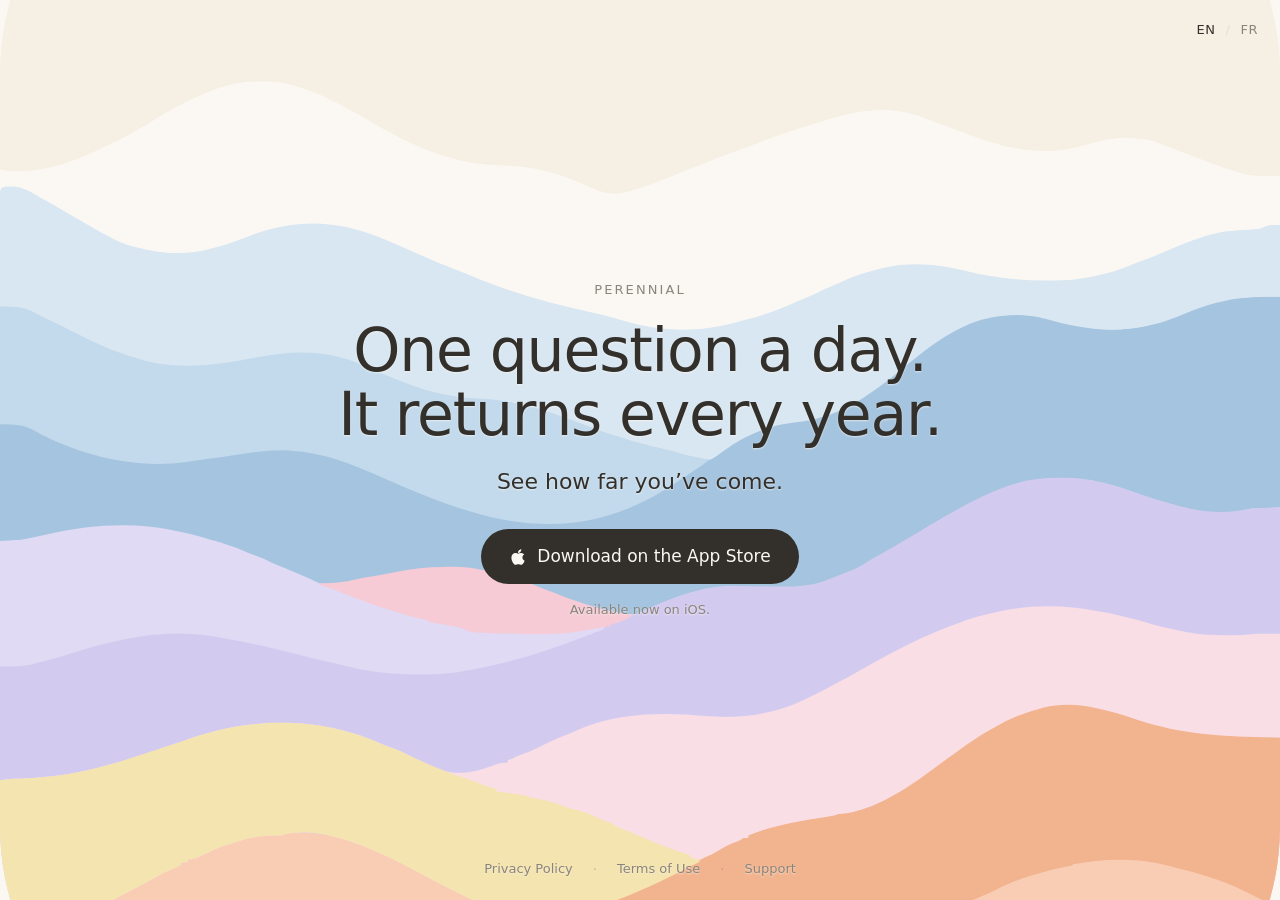
<file: index.html>
<!doctype html>
<html lang="en">
<head>
  <meta charset="utf-8" />
  <meta name="viewport" content="width=device-width, initial-scale=1" />
  <title>Perennial</title>
  <meta name="description" content="One question a day. It returns every year. See how far you've come." />
  <meta name="theme-color" content="#FBF8F3" />
  <link rel="icon" href="assets/strata.svg" type="image/svg+xml" />
  <link rel="stylesheet" href="styles.css" />
  <script>try{var l=localStorage.getItem('perennial-lang');document.documentElement.lang=(l==='fr'||l==='en')?l:'en';}catch(e){document.documentElement.lang='en';}</script>
</head>
<body>
  <div class="langswitch" role="group" aria-label="Language">
    <button type="button" data-setlang="en">EN</button>
    <span class="sep" aria-hidden="true">/</span>
    <button type="button" data-setlang="fr">FR</button>
  </div>

  <main class="hero">
    <img class="hero__strata" src="assets/strata.svg" alt="" aria-hidden="true" />

    <div class="hero__content">
      <p class="hero__overline">Perennial</p>
      <h1 class="hero__title">
        <span class="lang-en">One question a day.<br />It returns every year.</span>
        <span class="lang-fr">Chaque jour, une question.<br />Elle revient chaque année.</span>
      </h1>
      <p class="hero__tagline">
        <span class="lang-en">See how far you’ve come.</span>
        <span class="lang-fr">Mesure le chemin parcouru.</span>
      </p>

      <a class="btn-appstore" href="https://apps.apple.com/app/perennial-guided-journaling/id6799757612" target="_blank" rel="noopener" aria-label="Download on the App Store">
        <svg viewBox="0 0 384 512" aria-hidden="true"><path d="M318.7 268.7c-.2-36.7 16.4-64.4 50-84.8-18.8-26.9-47.2-41.7-84.7-44.6-35.5-2.8-74.3 20.7-88.5 20.7-15 0-49.4-19.7-76.4-19.7C63.3 141.2 4 184.8 4 273.5q0 39.3 14.4 81.2c12.8 36.7 59 126.7 107.2 125.2 25.2-.6 43-17.9 75.8-17.9 31.8 0 48.3 17.9 76.4 17.9 48.6-.7 90.4-82.5 102.6-119.3-65.2-30.7-61.7-90-61.7-91.9zm-56.6-164.2c27.3-32.4 24.8-61.9 24-72.5-24.1 1.4-52 16.4-67.9 34.9-17.5 19.8-27.8 44.3-25.6 71.9 26.1 2 49.9-11.4 69.5-34.3z"/></svg>
        <span class="lang-en">Download on the App Store</span>
        <span class="lang-fr">Télécharger sur l’App Store</span>
      </a>

      <p class="hero__note">
        <span class="lang-en">Available now on iOS.</span>
        <span class="lang-fr">Disponible dès maintenant sur iOS.</span>
      </p>
    </div>

    <nav class="hero__links" aria-label="Legal">
      <a href="privacy.html">
        <span class="lang-en">Privacy Policy</span>
        <span class="lang-fr">Politique de confidentialité</span>
      </a>
      <span class="sep" aria-hidden="true">·</span>
      <a href="terms.html">
        <span class="lang-en">Terms of Use</span>
        <span class="lang-fr">Conditions d’utilisation</span>
      </a>
      <span class="sep" aria-hidden="true">·</span>
      <a href="support.html">
        <span class="lang-en">Support</span>
        <span class="lang-fr">Assistance</span>
      </a>
    </nav>
  </main>

  <script src="assets/lang.js"></script>
</body>
</html>
</file>
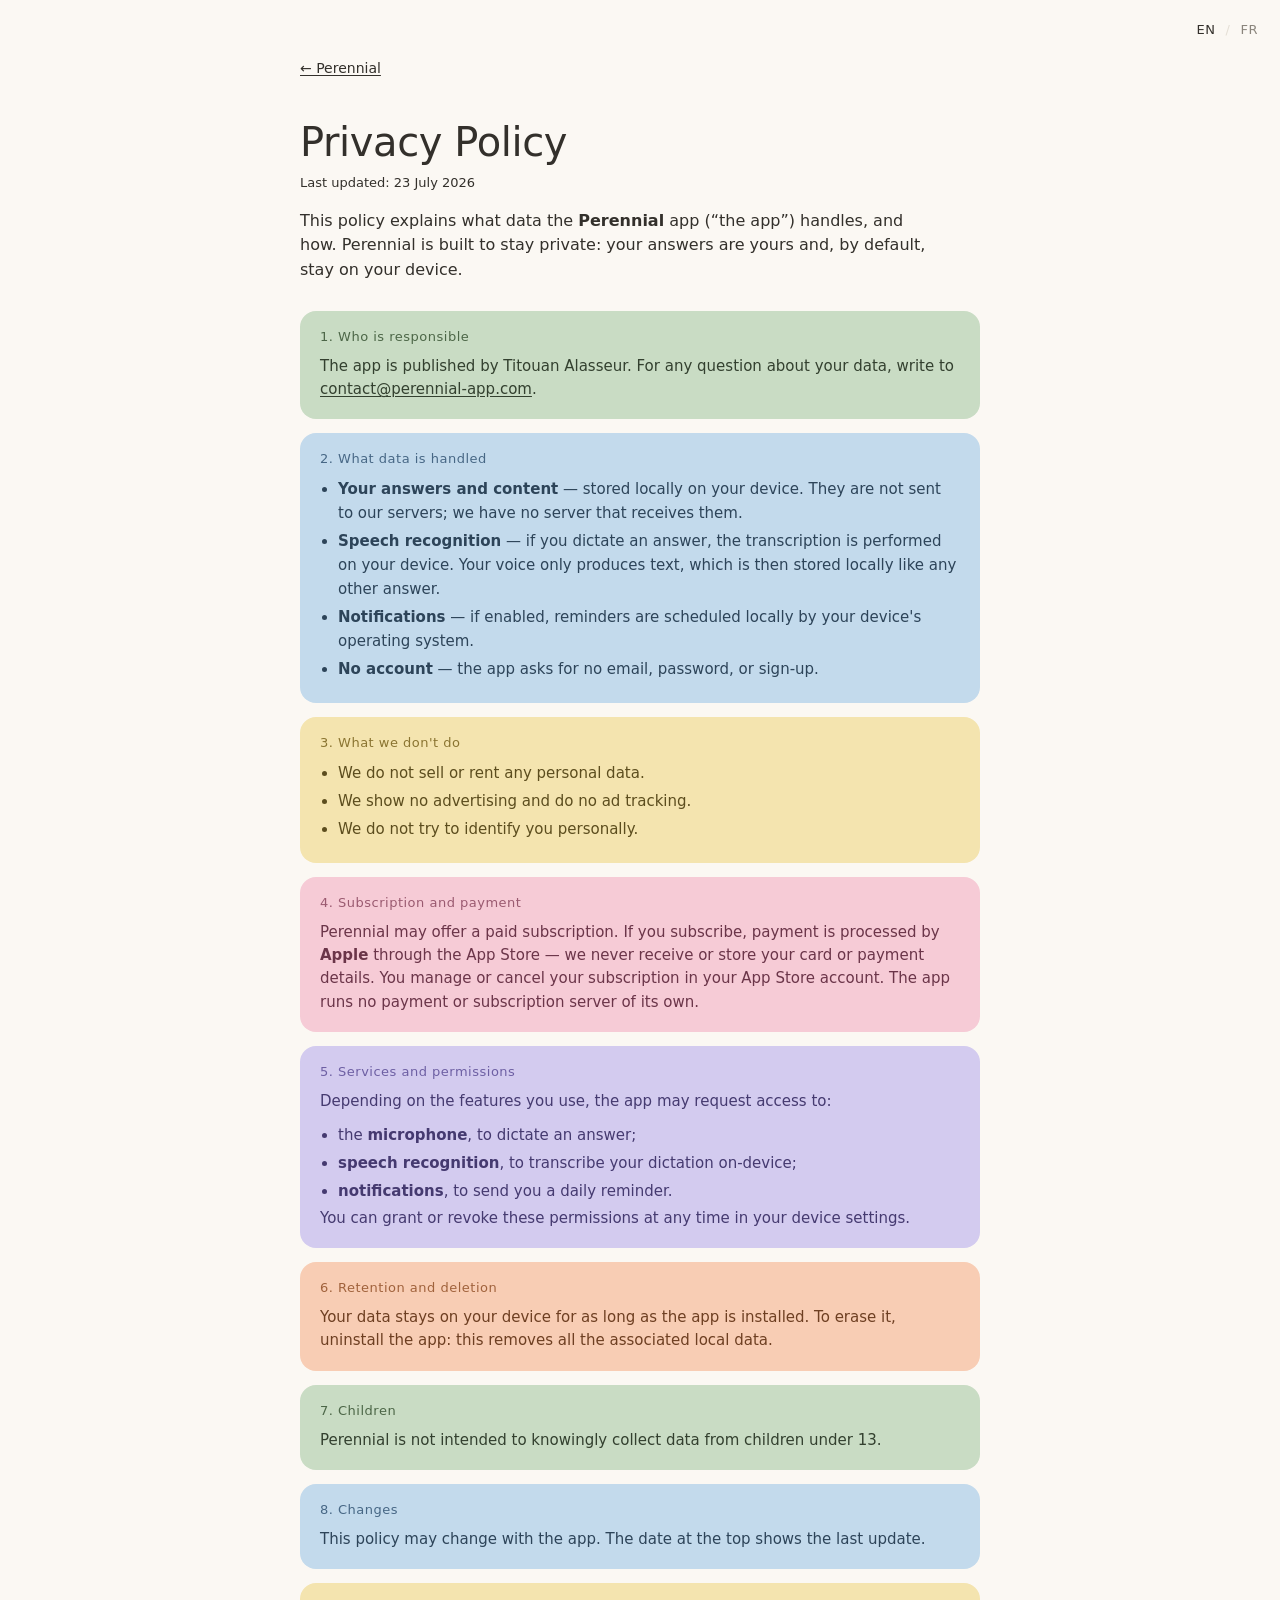
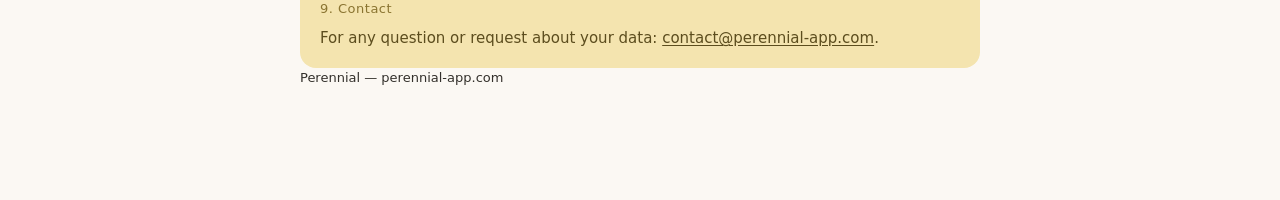
<file: privacy.html>
<!doctype html>
<html lang="en">
<head>
  <meta charset="utf-8" />
  <meta name="viewport" content="width=device-width, initial-scale=1" />
  <title>Privacy Policy — Perennial</title>
  <meta name="description" content="Privacy Policy for the Perennial app." />
  <meta name="robots" content="noindex, nofollow" />
  <meta name="theme-color" content="#FBF8F3" />
  <link rel="icon" href="assets/strata.svg" type="image/svg+xml" />
  <link rel="stylesheet" href="styles.css" />
  <script>try{var l=localStorage.getItem('perennial-lang');document.documentElement.lang=(l==='fr'||l==='en')?l:'en';}catch(e){document.documentElement.lang='en';}</script>
</head>
<body>
  <div class="langswitch" role="group" aria-label="Language">
    <button type="button" data-setlang="en">EN</button>
    <span class="sep" aria-hidden="true">/</span>
    <button type="button" data-setlang="fr">FR</button>
  </div>

  <article class="doc">
    <a class="doc__back" href="index.html">← Perennial</a>

    <!-- ─────────── ENGLISH ─────────── -->
    <div class="lang-en">
      <h1>Privacy Policy</h1>
      <p class="doc__updated">Last updated: 23 July 2026</p>

      <p class="lead">
        This policy explains what data the <strong>Perennial</strong> app (“the app”)
        handles, and how. Perennial is built to stay private: your answers are yours
        and, by default, stay on your device.
      </p>

      <div class="cards">
        <section class="card h-sage">
          <h2>1. Who is responsible</h2>
          <p>The app is published by Titouan Alasseur. For any question about your data,
            write to <a href="mailto:contact@perennial-app.com">contact@perennial-app.com</a>.</p>
        </section>

        <section class="card h-sky">
          <h2>2. What data is handled</h2>
          <ul>
            <li><strong>Your answers and content</strong> — stored locally on your device.
              They are not sent to our servers; we have no server that receives them.</li>
            <li><strong>Speech recognition</strong> — if you dictate an answer, the
              transcription is performed on your device. Your voice only produces text,
              which is then stored locally like any other answer.</li>
            <li><strong>Notifications</strong> — if enabled, reminders are scheduled
              locally by your device's operating system.</li>
            <li><strong>No account</strong> — the app asks for no email, password, or sign-up.</li>
          </ul>
        </section>

        <section class="card h-butter">
          <h2>3. What we don't do</h2>
          <ul>
            <li>We do not sell or rent any personal data.</li>
            <li>We show no advertising and do no ad tracking.</li>
            <li>We do not try to identify you personally.</li>
          </ul>
        </section>

        <section class="card h-blush">
          <h2>4. Subscription and payment</h2>
          <p>Perennial may offer a paid subscription. If you subscribe, payment is
            processed by <strong>Apple</strong> through the App Store — we never receive
            or store your card or payment details. You manage or cancel your subscription
            in your App Store account. The app runs no payment or subscription server of
            its own.</p>
        </section>

        <section class="card h-lavender">
          <h2>5. Services and permissions</h2>
          <p>Depending on the features you use, the app may request access to:</p>
          <ul>
            <li>the <strong>microphone</strong>, to dictate an answer;</li>
            <li><strong>speech recognition</strong>, to transcribe your dictation on-device;</li>
            <li><strong>notifications</strong>, to send you a daily reminder.</li>
          </ul>
          <p>You can grant or revoke these permissions at any time in your device settings.</p>
        </section>

        <section class="card h-peach">
          <h2>6. Retention and deletion</h2>
          <p>Your data stays on your device for as long as the app is installed. To erase
            it, uninstall the app: this removes all the associated local data.</p>
        </section>

        <section class="card h-sage">
          <h2>7. Children</h2>
          <p>Perennial is not intended to knowingly collect data from children under 13.</p>
        </section>

        <section class="card h-sky">
          <h2>8. Changes</h2>
          <p>This policy may change with the app. The date at the top shows the last update.</p>
        </section>

        <section class="card h-butter">
          <h2>9. Contact</h2>
          <p>For any question or request about your data:
            <a href="mailto:contact@perennial-app.com">contact@perennial-app.com</a>.</p>
        </section>
      </div>

      <p class="doc__footer">Perennial — perennial-app.com</p>
    </div>

    <!-- ─────────── FRANÇAIS ─────────── -->
    <div class="lang-fr">
      <h1>Politique de confidentialité</h1>
      <p class="doc__updated">Dernière mise à jour : 23 juillet 2026</p>

      <p class="lead">
        Cette politique explique quelles données l'application <strong>Perennial</strong>
        (« l'app ») traite, et comment. Perennial est conçue pour rester privée :
        tes réponses t'appartiennent et restent, par défaut, sur ton appareil.
      </p>

      <div class="cards">
        <section class="card h-sage">
          <h2>1. Qui est responsable</h2>
          <p>L'app est éditée par Titouan Alasseur. Pour toute question relative à tes
            données, écris à <a href="mailto:contact@perennial-app.com">contact@perennial-app.com</a>.</p>
        </section>

        <section class="card h-sky">
          <h2>2. Quelles données sont traitées</h2>
          <ul>
            <li><strong>Tes réponses et contenus</strong> — enregistrés localement sur ton
              appareil. Ils ne sont pas envoyés à nos serveurs ; nous n'avons d'ailleurs
              aucun serveur qui les reçoive.</li>
            <li><strong>Reconnaissance vocale</strong> — si tu dictes une réponse, la
              transcription est réalisée sur ton appareil. La voix sert uniquement à
              produire le texte, ensuite stocké localement comme n'importe quelle réponse.</li>
            <li><strong>Notifications</strong> — si tu les actives, les rappels sont
              programmés localement par le système de ton appareil.</li>
            <li><strong>Aucun compte</strong> — l'app ne demande ni email, ni mot de passe,
              ni inscription.</li>
          </ul>
        </section>

        <section class="card h-butter">
          <h2>3. Ce que nous ne faisons pas</h2>
          <ul>
            <li>Nous ne vendons ni ne louons aucune donnée personnelle.</li>
            <li>Nous n'affichons pas de publicité et ne faisons pas de suivi publicitaire.</li>
            <li>Nous ne cherchons pas à t'identifier personnellement.</li>
          </ul>
        </section>

        <section class="card h-blush">
          <h2>4. Abonnement et paiement</h2>
          <p>Perennial peut proposer un abonnement payant. Si tu t'abonnes, le paiement
            est traité par <strong>Apple</strong> via l'App Store — nous ne recevons ni ne
            stockons jamais ta carte ni tes informations de paiement. Tu gères ou résilies
            ton abonnement depuis ton compte App Store. L'app n'exploite aucun serveur de
            paiement ou d'abonnement propre.</p>
        </section>

        <section class="card h-lavender">
          <h2>5. Services et permissions</h2>
          <p>Selon les fonctionnalités que tu utilises, l'app peut demander l'accès :</p>
          <ul>
            <li>au <strong>micro</strong>, pour dicter une réponse ;</li>
            <li>à la <strong>reconnaissance vocale</strong>, pour transcrire ta dictée sur l'appareil ;</li>
            <li>aux <strong>notifications</strong>, pour t'envoyer un rappel quotidien.</li>
          </ul>
          <p>Tu peux accorder ou retirer ces permissions à tout moment dans les réglages de ton appareil.</p>
        </section>

        <section class="card h-peach">
          <h2>6. Conservation et suppression</h2>
          <p>Tes données restent sur ton appareil tant que l'app est installée. Pour les
            effacer, désinstalle l'application : cela supprime toutes les données locales
            associées.</p>
        </section>

        <section class="card h-sage">
          <h2>7. Enfants</h2>
          <p>Perennial n'est pas destinée à collecter sciemment des données concernant des enfants de moins de 13 ans.</p>
        </section>

        <section class="card h-sky">
          <h2>8. Modifications</h2>
          <p>Cette politique peut évoluer avec l'app. La date en haut de page indique la dernière mise à jour.</p>
        </section>

        <section class="card h-butter">
          <h2>9. Contact</h2>
          <p>Pour toute question ou demande relative à tes données :
            <a href="mailto:contact@perennial-app.com">contact@perennial-app.com</a>.</p>
        </section>
      </div>

      <p class="doc__footer">Perennial — perennial-app.com</p>
    </div>
  </article>

  <script src="assets/lang.js"></script>
</body>
</html>
</file>
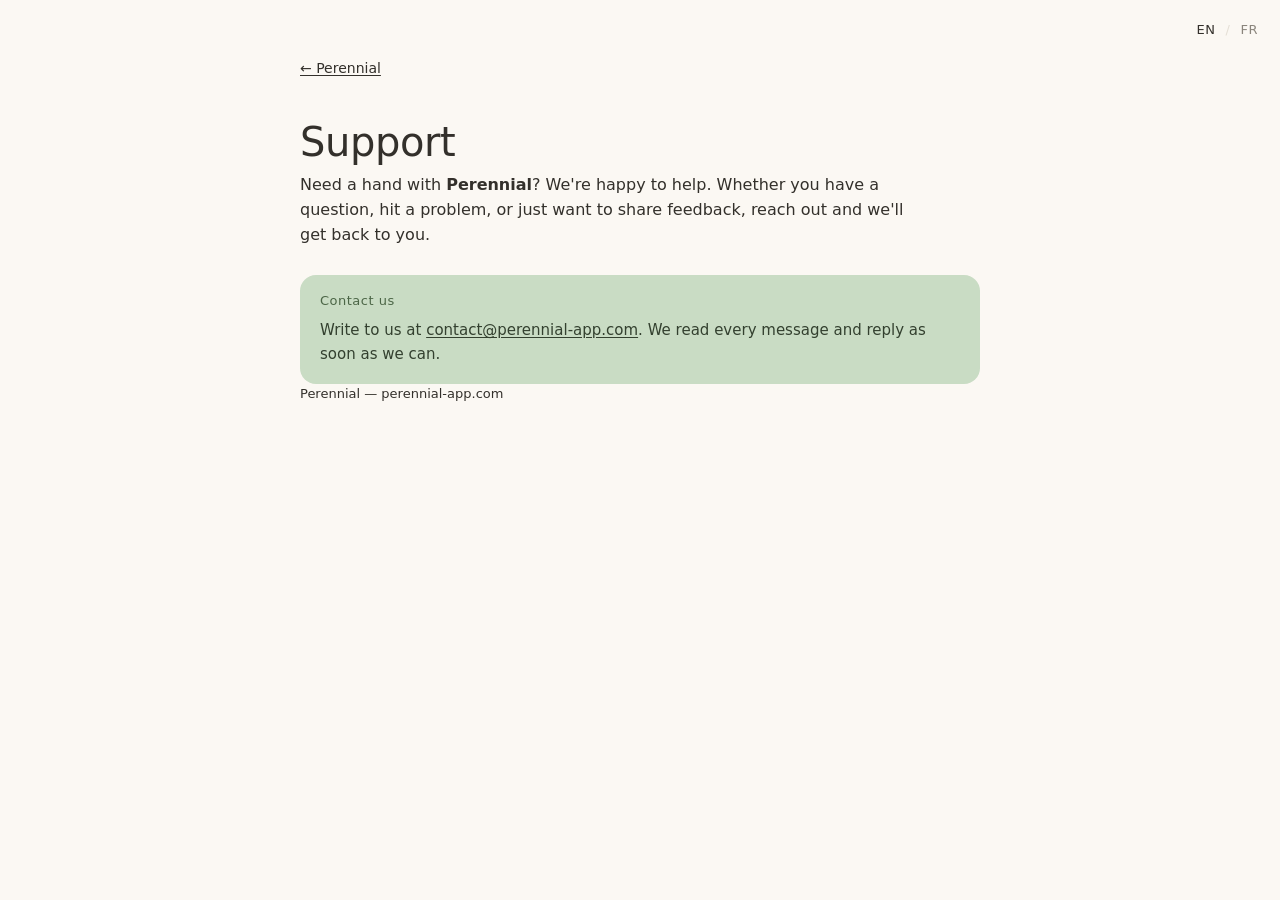
<file: support.html>
<!doctype html>
<html lang="en">
<head>
  <meta charset="utf-8" />
  <meta name="viewport" content="width=device-width, initial-scale=1" />
  <title>Support — Perennial</title>
  <meta name="description" content="Support and contact for the Perennial app." />
  <meta name="robots" content="noindex, nofollow" />
  <meta name="theme-color" content="#FBF8F3" />
  <link rel="icon" href="assets/strata.svg" type="image/svg+xml" />
  <link rel="stylesheet" href="styles.css" />
  <script>try{var l=localStorage.getItem('perennial-lang');document.documentElement.lang=(l==='fr'||l==='en')?l:'en';}catch(e){document.documentElement.lang='en';}</script>
</head>
<body>
  <div class="langswitch" role="group" aria-label="Language">
    <button type="button" data-setlang="en">EN</button>
    <span class="sep" aria-hidden="true">/</span>
    <button type="button" data-setlang="fr">FR</button>
  </div>

  <article class="doc">
    <a class="doc__back" href="index.html">← Perennial</a>

    <!-- ─────────── ENGLISH ─────────── -->
    <div class="lang-en">
      <h1>Support</h1>

      <p class="lead">
        Need a hand with <strong>Perennial</strong>? We're happy to help.
        Whether you have a question, hit a problem, or just want to share
        feedback, reach out and we'll get back to you.
      </p>

      <div class="cards">
        <section class="card h-sage">
          <h2>Contact us</h2>
          <p>Write to us at
            <a href="mailto:contact@perennial-app.com">contact@perennial-app.com</a>.
            We read every message and reply as soon as we can.</p>
        </section>
      </div>

      <p class="doc__footer">Perennial — perennial-app.com</p>
    </div>

    <!-- ─────────── FRANÇAIS ─────────── -->
    <div class="lang-fr">
      <h1>Assistance</h1>

      <p class="lead">
        Besoin d'aide avec <strong>Perennial</strong> ? Nous sommes là pour ça.
        Une question, un souci, ou simplement une remarque à partager :
        écris-nous et nous te répondrons.
      </p>

      <div class="cards">
        <section class="card h-sage">
          <h2>Nous contacter</h2>
          <p>Écris-nous à
            <a href="mailto:contact@perennial-app.com">contact@perennial-app.com</a>.
            Nous lisons chaque message et répondons dès que possible.</p>
        </section>
      </div>

      <p class="doc__footer">Perennial — perennial-app.com</p>
    </div>
  </article>

  <script src="assets/lang.js"></script>
</body>
</html>
</file>
<file: styles.css>
/* Perennial — site vitrine
 * Tokens repris du design system de l'app (constants/perennial.ts) :
 * flat design, pas d'ombres, pas de noir/blanc purs, pas de dégradés.
 * Thème clair uniquement. */

:root {
  --paper: #FBF8F3;      /* fond — jamais blanc pur */
  --card: #FFFFFF;       /* carte / champ */
  --ink: #33302B;        /* texte principal — jamais noir pur */
  --ink-2: #8A857C;      /* dates, labels, texte de support */
  --hairline: #E4DFD5;   /* filets 0.5–1px */

  --butter: #F4E4AF;     /* strate — utilisée pour l'encadré "à faire" */

  --space-5: 20px;
  --space-6: 24px;
  --radius-card: 16px;
  --maxw: 720px;
}

* { box-sizing: border-box; }

html { -webkit-text-size-adjust: 100%; }

body {
  margin: 0;
  background: var(--paper);
  color: var(--ink);
  font-family: "Outfit", ui-sans-serif, system-ui, -apple-system,
    "Segoe UI", Roboto, "Helvetica Neue", Arial, sans-serif;
  font-weight: 400;
  line-height: 1.5;
  font-size: 16px;
  -webkit-font-smoothing: antialiased;
  text-rendering: optimizeLegibility;
}

a { color: inherit; }

/* ── Bascule de langue EN / FR ────────────────────────────────── */
/* Par défaut (anglais), le FR est masqué ; pas de flash au chargement. */
.lang-fr { display: none; }
html[lang="fr"] .lang-en { display: none; }
html[lang="fr"] .lang-fr { display: revert; }

.langswitch {
  position: fixed;
  top: 16px;
  right: 18px;
  z-index: 10;
  display: inline-flex;
  align-items: center;
  gap: 6px;
  font-size: 13px;
  letter-spacing: 0.04em;
}

.langswitch button {
  appearance: none;
  border: none;
  background: none;
  font: inherit;
  letter-spacing: inherit;
  color: var(--ink-2);
  cursor: pointer;
  padding: 4px 4px;
  border-radius: 6px;
}
.langswitch button:hover { color: var(--ink); }
.langswitch button[aria-pressed="true"] {
  color: var(--ink);
  font-weight: 500;
}
.langswitch .sep { color: var(--hairline); }

/* ── Hero plein écran avec les strates en fond ───────────────── */
.hero {
  position: relative;
  min-height: 100svh;
  display: flex;
  flex-direction: column;
  align-items: center;
  justify-content: center;
  text-align: center;
  padding: var(--space-6);
  overflow: hidden;
}

/* Les strates : image carrée en object-fit cover, centrée — exactement
 * comme sur le splash de l'app. Pleine couleur, aucun voile par-dessus. */
.hero__strata {
  position: absolute;
  inset: 0;
  width: 100%;
  height: 100%;
  object-fit: cover;
  object-position: center;
  z-index: 0;
  pointer-events: none;
}

.hero__content {
  position: relative;
  z-index: 2;
  max-width: 640px;
  /* halo paper doux derrière le texte, pour la lisibilité sans voiler la scène */
  padding: 8px 12px;
}

/* Nom de l'app en overline, comme sur l'écran "hook" de l'onboarding
 * (Label date : capitales, couleur secondaire, lettres espacées). */
.hero__overline {
  margin: 0 0 18px;
  font-size: 13px;
  font-weight: 400;
  letter-spacing: 0.16em;
  text-transform: uppercase;
  color: var(--ink-2);
  text-shadow: 0 1px 2px rgba(251, 248, 243, 0.6);
}

.hero__title {
  margin: 0;
  font-size: clamp(34px, 6.4vw, 60px);
  font-weight: 500;
  letter-spacing: -0.02em;
  line-height: 1.08;
  text-shadow: 0 1px 2px rgba(251, 248, 243, 0.6);
}

.hero__tagline {
  margin: var(--space-5) 0 0;
  font-size: clamp(18px, 3.2vw, 22px);
  line-height: 1.35;
  color: var(--ink);
  text-shadow: 0 1px 2px rgba(251, 248, 243, 0.6);
}

/* Bouton App Store */
.btn-appstore {
  display: inline-flex;
  align-items: center;
  gap: 10px;
  margin: 32px 0 0;
  background: var(--ink);
  color: var(--paper);
  padding: 15px 28px;
  border-radius: 999px;
  font-size: 17px;
  font-weight: 500;
  text-decoration: none;
  transition: transform 0.12s ease, opacity 0.12s ease;
}
.btn-appstore:hover { transform: translateY(-1px); }
.btn-appstore svg { width: 18px; height: 18px; fill: currentColor; }

.hero__note {
  margin: 16px 0 0;
  font-size: 13px;
  color: var(--ink-2);
  text-shadow: 0 1px 2px rgba(251, 248, 243, 0.6);
}

/* ── Liens de pied de hero ───────────────────────────────────── */
.hero__links {
  position: absolute;
  bottom: 0;
  left: 0;
  right: 0;
  z-index: 2;
  display: flex;
  flex-wrap: wrap;
  gap: 4px 20px;
  align-items: center;
  justify-content: center;
  padding: var(--space-5);
  font-size: 13px;
  color: var(--ink-2);
}

.hero__links a {
  color: var(--ink-2);
  text-decoration: none;
  border-bottom: 1px solid transparent;
  padding-bottom: 1px;
  transition: color 0.15s ease, border-color 0.15s ease;
  text-shadow: 0 1px 2px rgba(251, 248, 243, 0.6);
}
.hero__links a:hover { color: var(--ink); border-color: var(--hairline); }
.hero__links .sep { opacity: 0.5; }

/* ── Pages de contenu (privacy, terms) ───────────────────────── */
.doc {
  max-width: var(--maxw);
  margin: 0 auto;
  padding: 56px var(--space-5) 96px;
}

.doc__back {
  display: inline-block;
  margin-bottom: 40px;
  font-size: 14px;
  color: var(--ink-2);
  text-decoration: none;
}
.doc__back:hover { color: var(--ink); }

.doc h1 {
  font-size: clamp(28px, 6vw, 40px);
  font-weight: 500;
  letter-spacing: -0.01em;
  line-height: 1.15;
  margin: 0 0 8px;
}

.doc__updated {
  margin: 0 0 40px;
  font-size: 13px;
  color: var(--ink-2);
}

.doc h2 {
  font-size: 20px;
  font-weight: 500;
  margin: 40px 0 12px;
  line-height: 1.3;
}

.doc p, .doc li { color: var(--ink); }
.doc p { margin: 0 0 16px; }
.doc ul { margin: 0 0 16px; padding-left: 22px; }
.doc li { margin: 0 0 8px; }

.doc a { color: var(--ink); text-decoration: underline; text-underline-offset: 2px; }

.doc .todo {
  background: color-mix(in srgb, var(--butter) 40%, var(--paper));
  border: 1px solid var(--hairline);
  border-radius: var(--radius-card);
  padding: 14px 16px;
  font-size: 14px;
  color: var(--ink);
}

/* Paragraphe d'intro, avant les cartes */
.doc .lead {
  font-size: 16px;
  line-height: 1.55;
  margin: 0 0 28px;
  max-width: 62ch;
}

/* Sections en cartes — reprend les cartes « années passées » de l'app :
 * une teinte de strate par section, coin 16px, label meta teinté. */
.cards { display: flex; flex-direction: column; gap: 14px; }

.card { border-radius: var(--radius-card); padding: 18px 20px; }
.card h2 {
  font-size: 13px;
  font-weight: 400;
  letter-spacing: 0.5px;
  line-height: 1.3;
  margin: 0 0 9px;
}
.card p { margin: 0 0 10px; font-size: 15px; line-height: 1.55; }
.card p:last-child { margin-bottom: 0; }
.card ul { margin: 0; padding-left: 18px; font-size: 15px; line-height: 1.6; }
.card li { margin: 0 0 4px; }
.card a { text-underline-offset: 2px; }

/* Teintes des strates (année) — fond / label / texte, identiques à l'app */
.h-sage     { background: #C9DCC4; } .h-sage h2     { color: #4C6647; } .h-sage p,     .h-sage li,     .h-sage a     { color: #33402F; }
.h-sky      { background: #C3DAEC; } .h-sky h2      { color: #476785; } .h-sky p,      .h-sky li,      .h-sky a      { color: #2D4459; }
.h-butter   { background: #F4E4AF; } .h-butter h2   { color: #8A7431; } .h-butter p,   .h-butter li,   .h-butter a   { color: #5C4D1E; }
.h-blush    { background: #F6CBD6; } .h-blush h2    { color: #9A5A70; } .h-blush p,    .h-blush li,    .h-blush a    { color: #6B3549; }
.h-lavender { background: #D3CBEF; } .h-lavender h2 { color: #6D5FA3; } .h-lavender p, .h-lavender li, .h-lavender a { color: #453A70; }
.h-peach    { background: #F8CDB4; } .h-peach h2    { color: #A0623C; } .h-peach p,    .h-peach li,    .h-peach a    { color: #6E3F22; }

.doc__footer {
  margin-top: 40px;
  font-size: 13px;
  color: var(--ink-2);
}
</file>
